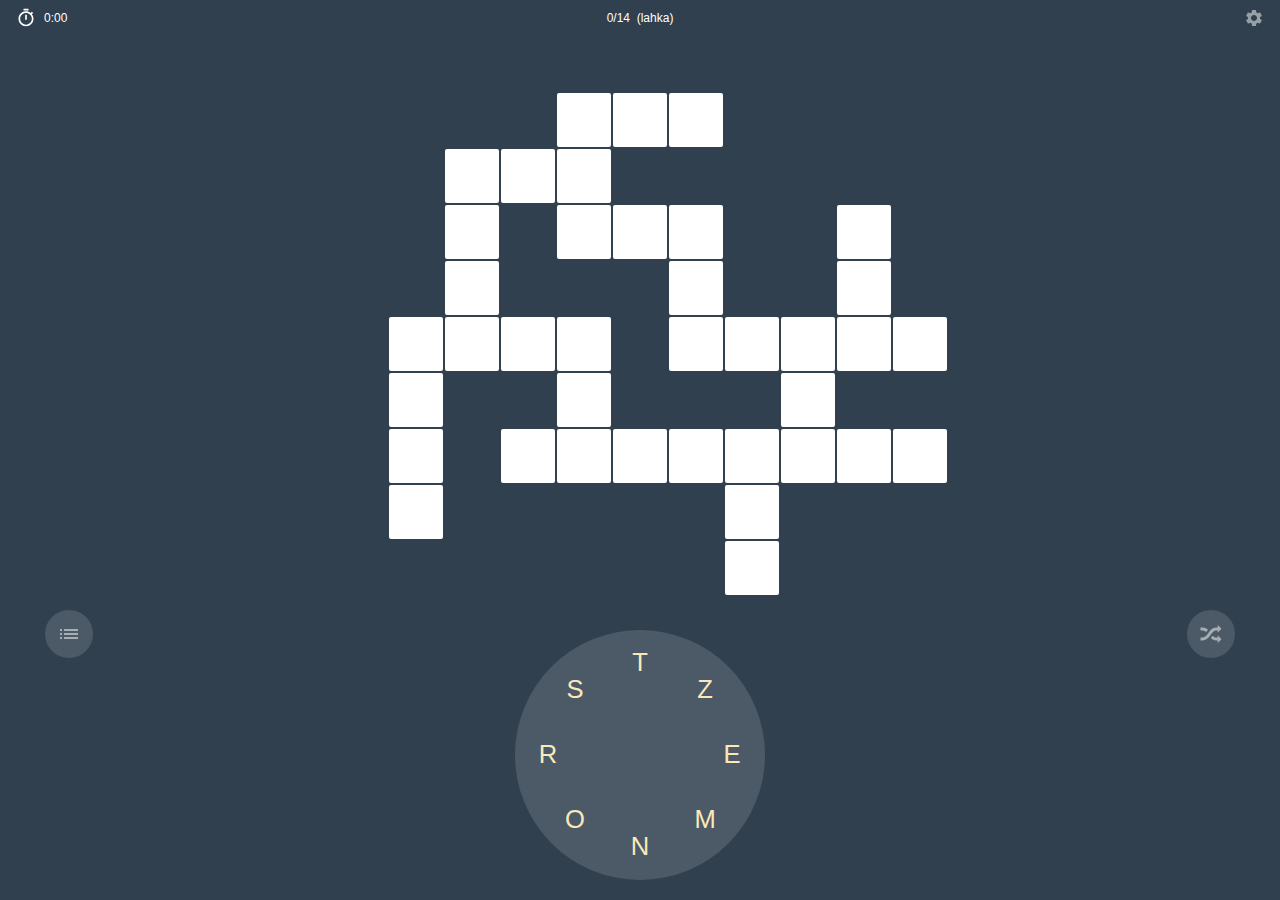
<file: index.html>
<!doctype html><html lang="en"><head><meta charset="utf-8"/><link rel="icon" href="/favicon.ico"/><meta name="viewport" content="width=device-width,initial-scale=1,user-scalable=no"/><meta name="theme-color" content="#000000"/><meta name="description" content="Web site created using create-react-app"/><link rel="apple-touch-icon" href="/logo192.png"/><link rel="manifest" href="/manifest.json"/><title>React App</title><script>window.TRACKING_ID="G-ZEPK0MGHLE"</script><link href="/static/css/main.792f8c74.chunk.css" rel="stylesheet"></head><body><noscript>You need to enable JavaScript to run this app.</noscript><div id="root"></div><script>!function(e){function r(r){for(var n,l,f=r[0],i=r[1],a=r[2],p=0,s=[];p<f.length;p++)l=f[p],Object.prototype.hasOwnProperty.call(o,l)&&o[l]&&s.push(o[l][0]),o[l]=0;for(n in i)Object.prototype.hasOwnProperty.call(i,n)&&(e[n]=i[n]);for(c&&c(r);s.length;)s.shift()();return u.push.apply(u,a||[]),t()}function t(){for(var e,r=0;r<u.length;r++){for(var t=u[r],n=!0,f=1;f<t.length;f++){var i=t[f];0!==o[i]&&(n=!1)}n&&(u.splice(r--,1),e=l(l.s=t[0]))}return e}var n={},o={1:0},u=[];function l(r){if(n[r])return n[r].exports;var t=n[r]={i:r,l:!1,exports:{}};return e[r].call(t.exports,t,t.exports,l),t.l=!0,t.exports}l.m=e,l.c=n,l.d=function(e,r,t){l.o(e,r)||Object.defineProperty(e,r,{enumerable:!0,get:t})},l.r=function(e){"undefined"!=typeof Symbol&&Symbol.toStringTag&&Object.defineProperty(e,Symbol.toStringTag,{value:"Module"}),Object.defineProperty(e,"__esModule",{value:!0})},l.t=function(e,r){if(1&r&&(e=l(e)),8&r)return e;if(4&r&&"object"==typeof e&&e&&e.__esModule)return e;var t=Object.create(null);if(l.r(t),Object.defineProperty(t,"default",{enumerable:!0,value:e}),2&r&&"string"!=typeof e)for(var n in e)l.d(t,n,function(r){return e[r]}.bind(null,n));return t},l.n=function(e){var r=e&&e.__esModule?function(){return e.default}:function(){return e};return l.d(r,"a",r),r},l.o=function(e,r){return Object.prototype.hasOwnProperty.call(e,r)},l.p="/";var f=this.webpackJsonpcrossword=this.webpackJsonpcrossword||[],i=f.push.bind(f);f.push=r,f=f.slice();for(var a=0;a<f.length;a++)r(f[a]);var c=i;t()}([])</script><script src="/static/js/2.300aff1c.chunk.js"></script><script src="/static/js/main.1d46c7b8.chunk.js"></script></body></html>
</file>
<file: static/css/main.792f8c74.chunk.css>
/*!*background: #eee;*!*/a,abbr,acronym,address,applet,article,aside,audio,b,big,blockquote,body,canvas,caption,center,cite,code,dd,del,details,dfn,div,dl,dt,em,embed,fieldset,figcaption,figure,footer,form,h1,h2,h3,h4,h5,h6,header,hgroup,html,i,iframe,img,ins,kbd,label,legend,li,mark,menu,nav,object,ol,output,p,pre,q,ruby,s,samp,section,small,span,strike,strong,sub,summary,sup,table,tbody,td,tfoot,th,thead,time,tr,tt,u,ul,var,video{margin:0;padding:0;border:0;font-size:100%;font:inherit;vertical-align:baseline}article,aside,details,figcaption,figure,footer,header,hgroup,menu,nav,section{display:block}body{line-height:1}ol,ul{list-style:none}blockquote,q{quotes:none}blockquote:after,blockquote:before,q:after,q:before{content:"";content:none}table{border-collapse:collapse;border-spacing:0}*{box-sizing:border-box}:root{--c-primary:#30404f;--c-secondary:#4c5a67;--c-tertiary:#fbe8ba;--c-accent:#c3e769;--c-accent2:#e3e769;--c-white-50:hsla(0,0%,100%,0.5);--c-white-10:hsla(0,0%,100%,0.1);--c-white-100:#fff;--c-black-10:rgba(0,0,0,0.1);--c-gray:var(--c-white-50);--c-body:var(--c-primary);--c-text:var(--c-white-100);--c-table:var(--c-primary);--c-table-border:transparent;--c-cell-border:transparent;--c-cell-empty:var(--c-primary);--c-cell-solved:var(--c-accent);--c-cell-guessed:var(--c-accent);--c-cell-hint:var(--c-accent);--c-pattern-background:var(--c-secondary);--c-pattern-letter:var(--c-tertiary);--border-radius:2px}.theme-dark{--c-body:var(--c-primary);--c-text:var(--c-white-100);--c-table:var(--c-primary);--c-table-border:transparent;--c-cell-border:transparent;--c-cell-empty:var(--c-white-100);--c-cell-solved:var(--c-accent);--c-cell-guessed:var(--c-accent);--c-cell-hint:var(--c-accent);--c-cell-null:var(--c-primary)}.theme-light{--c-primary:#fff;--c-secondary:#e1e5ed;--c-tertiary:#bdc4d3;--c-accent:#2b80e6;--c-gray:#77787a;--c-white-50:hsla(0,0%,100%,0.5);--c-white-10:hsla(0,0%,100%,0.1);--c-white-100:#fff;--c-black-10:rgba(0,0,0,0.1);--c-body:var(--c-primary);--c-header:var(--c-gray);--c-text:var(--c-white-100);--c-table:var(--c-primary);--c-table-border:transparent;--c-cell-border:transparent;--c-cell-empty:var(--c-primary);--c-cell-solved:var(--c-accent);--c-cell-guessed:var(--c-accent);--c-cell-hint:var(--c-accent);--c-pattern-background:var(--c-primary);--c-pattern-letter:var(--c-black-100);--border-radius:0}body{-webkit-user-select:none;-ms-user-select:none;user-select:none;overflow:hidden;background-color:#30404f;background-color:var(--c-body);color:#fff;color:var(--c-text);font-family:-apple-system,BlinkMacSystemFont,"Segoe UI",Roboto,Oxygen-Sans,Ubuntu,Cantarell,"Helvetica Neue",sans-serif}svg{width:24px;height:24px}svg path{fill:currentColor}button{border:0;background-color:transparent;outline:0;padding:0;margin:0}.o-grid{display:grid}.o-grid__twoCol{grid-column-gap:2em;grid-row-gap:1em;grid-template-columns:1fr 1fr}.o-grid__twoCol--2_1{grid-template-columns:2fr 1fr}.c-header{height:48px;justify-content:space-between;padding:8px 16px;color:var(--c-header);font-size:12px}.c-header,.c-header__item{display:flex;align-items:center}.c-header__item{flex:1 1}.c-header__item--left{justify-content:flex-start}.c-header__item--left>*{margin-right:8px}.c-header__item--center{justify-content:center}.c-header__item--right{justify-content:flex-end}.c-header__item--right>*{margin-left:8px}.c-header svg{width:20px;height:20px}.c-btn{display:inline-flex;align-items:center;justify-content:center;color:inherit;font-family:inherit;color:hsla(0,0%,100%,.5);color:var(--c-gray)}.c-btn--round{width:48px;height:48px;border-radius:50%;background-color:#4c5a67;background-color:var(--c-secondary)}.c-game{position:absolute;top:0;right:0;bottom:0;left:0;display:grid;grid-template-rows:1fr 1fr 46px}.c-word{display:flex}.c-word,.c-word__container{align-items:center;justify-content:center;height:44px}.c-word__container{display:inline-flex;background-color:#c3e769;background-color:var(--c-accent);border-radius:15px;color:#30404f;color:var(--c-primary);position:relative;text-transform:uppercase;font-size:24px;padding:8px;letter-spacing:3px}.c-word__clear-button{position:absolute;right:-32px}.c-word__clear-button svg{color:#4c5a67;color:var(--c-secondary)}.c-guessbox{height:240px;justify-content:space-between;position:fixed;bottom:0;right:0;left:0}.c-guessbox,.c-table{display:flex;flex-direction:column}.c-table{margin:0 16px}.c-table__cell,.c-table__row{display:flex;align-items:center;justify-content:center}.c-table__cell{width:6vmin;height:6vmin;margin:1px;font-size:6vmin;text-transform:uppercase;border-radius:2px;border-radius:var(--border-radius)}.c-table__cell--null{background-color:var(--c-cell-null)}.c-table__cell--empty{background-color:#30404f;background-color:var(--c-cell-empty)}.c-table__cell--solved{background-color:#c3e769;background-color:var(--c-cell-solved);color:#30404f;color:var(--c-primary)}.c-table__cell--guessed{background-color:#c3e769;background-color:var(--c-cell-guessed);color:#30404f;color:var(--c-primary)}.c-table__cell--hint{background-color:#c3e769;background-color:var(--c-cell-hint);color:#30404f;color:var(--c-primary)}.c-selection{position:relative}.c-selection__side{position:absolute;top:0}.c-selection__side--left{left:5vmin}.c-selection__side--right{right:5vmin}.c-pattern__letter{-webkit-animation:fadeIn .2s ease-in;animation:fadeIn .2s ease-in}@-webkit-keyframes fadeIn{0%{opacity:0}to{opacity:1}}@keyframes fadeIn{0%{opacity:0}to{opacity:1}}.c-actions{background-color:rgba(0,0,0,.1);background-color:var(--c-black-10);height:44px;display:flex;align-items:center;justify-content:space-between;padding:0 50px}.c-actions button{width:44px;height:44px;background-color:transparent;border:0}.c-actions button svg{color:hsla(0,0%,100%,.45)}.c-chooser{flex-wrap:wrap;height:120px;margin:16px 0}.c-chooser,.c-chooser .c-letter{display:flex;align-items:center;justify-content:center}.c-chooser .c-letter{position:relative;width:44px;height:44px;margin:8px;font-size:24px;text-transform:uppercase}.c-chooser .c-letter--unused{color:#fbe8ba;color:var(--c-tertiary)}.c-chooser .c-letter--unused svg{color:#4c5a67;color:var(--c-secondary)}.c-chooser .c-letter--used{color:#30404f;color:var(--c-primary)}.c-chooser .c-letter--used svg{color:#c3e769;color:var(--c-accent)}.c-chooser .c-letter__letter{position:relative;z-index:2;display:block}.c-chooser .c-letter__bg{display:block;position:absolute;z-index:1;width:44px;height:44px}.c-chooser .c-letter__bg svg{width:44px;height:44px}.c-word-list{bottom:47px;background-color:#30404f;background-color:var(--c-primary);border-bottom:1px solid hsla(0,0%,100%,.1);border-bottom:1px solid var(--c-white-10)}.c-dialog,.c-word-list{position:fixed;left:0;right:0}.c-dialog{top:0;bottom:0;background-color:rgba(0,0,0,.5);-webkit-backdrop-filter:blur(20px);backdrop-filter:blur(20px)}.c-dialog__container{position:relative;padding:4rem 2rem 0}.c-dialog__close{position:absolute;top:24px;right:24px;color:#fff;color:var(--c-white-100)}.u-text-right{text-align:right}svg.patternlock g.lock-lines line{stroke:var(--c-accent);opacity:1}svg.patternlock g.lock-dots circle{stroke:transparent;stroke-width:20.5}svg.patternlock g.lock-actives circle{fill:var(--c-accent);opacity:1;-webkit-transform-origin:center;transform-origin:center}svg.patternlock g.lock-lines line{stroke-width:3;stroke-linecap:round}.svgtxt{-webkit-user-select:none;-ms-user-select:none;user-select:none}@-webkit-keyframes lock-activate-dot{0%{-webkit-transform:scale(0);transform:scale(0)}75%{-webkit-transform:scale(1.1);transform:scale(1.1)}to{-webkit-transform:scale(1);transform:scale(1)}}@keyframes lock-activate-dot{0%{-webkit-transform:scale(0);transform:scale(0)}75%{-webkit-transform:scale(1.1);transform:scale(1.1)}to{-webkit-transform:scale(1);transform:scale(1)}}
/*# sourceMappingURL=main.792f8c74.chunk.css.map */
</file>
